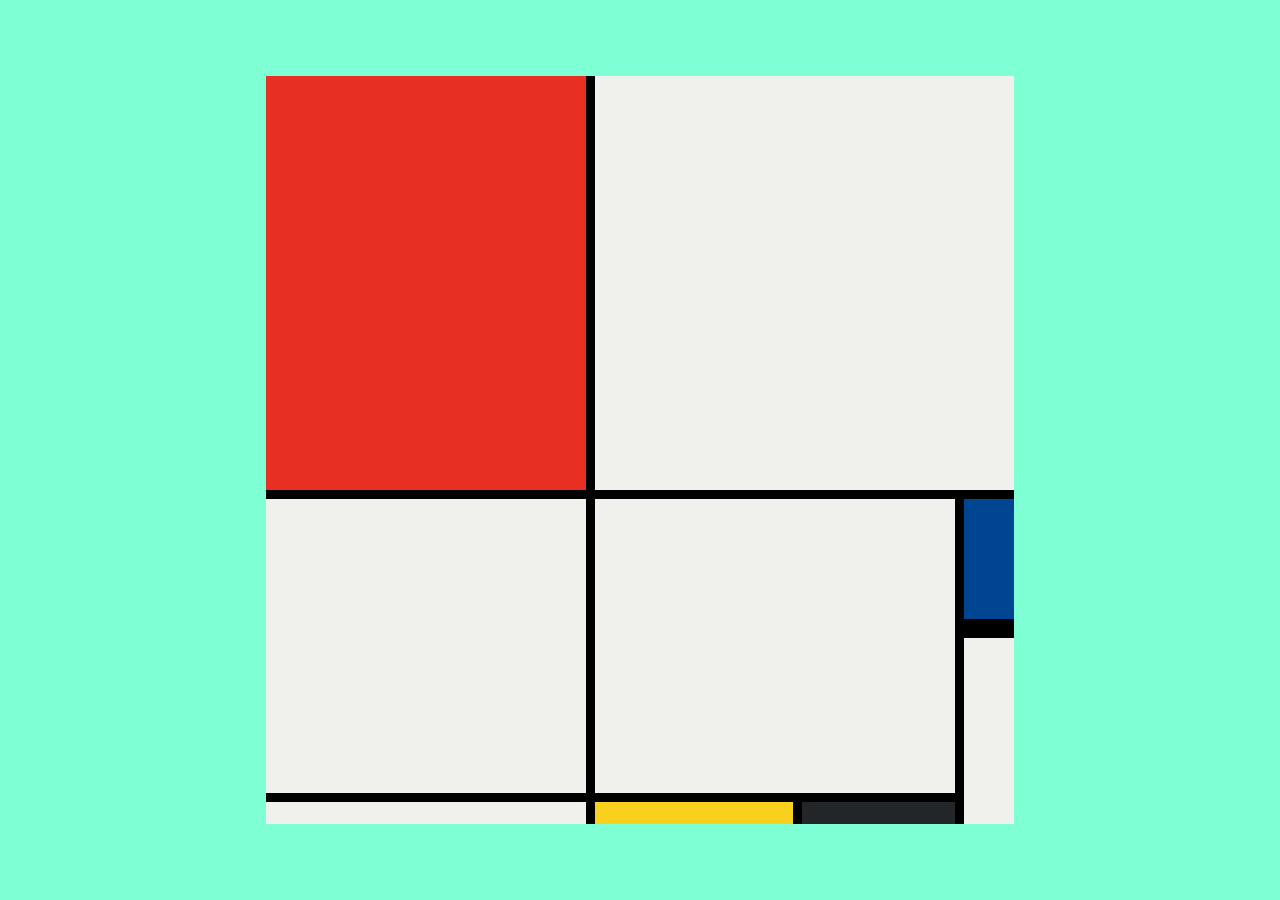
<file: 10.3 Mondrian Project/index.html>
<!DOCTYPE html>
<html lang="en">

<head>
  <meta charset="UTF-8">
  <meta name="viewport" content="width=device-width, initial-scale=1.0">
  <title>Mondrian Project</title>
  <style>
    /* 
    Write your CSS here 
    Gap Colour: #000
    White: #F0F1EC
    Red: #E72F24
    Black: #232629
    Blue: #004592
    Yellow: #F9D01E

    For dimensions, see dimensions.png image.
    HINT: Remember you can't change the properties of grid lines.
    But grid lines are transparent!
    */
    body {
      background-color: aquamarine;
      display: flex;
      justify-content: center;
      align-items: center;
      height: 100vh;
      margin: 0;
      padding: 0;
    }

    .container {
      background-color: #000;
      height: 748px;
      width: 748px;
      display: grid;
      background-color: #000;
      grid-template-columns: 320px 198px 153px 50px;
      grid-template-rows: 414px 130px 155px 22px;
      gap: 9px;
    }

    .item {
      background-color: #F0F1EC;
    }

    .red {
      background-color: #E72F24;
    }

    .white1 {
      background-color: #F0F1EC;
      grid-column: span 3;
    }

    .white2 {
      background-color: #F0F1EC;
      grid-row: span 2;
    }

    .white3 {
      background-color: #F0F1EC;
      grid-area: 2 / 2 / 4 / 4;
    }

    .white4 {
      background-color: #F0F1EC;
      grid-row: span 2;
    }

    .white5 {
      background-color: #F0F1EC;
    }

    .blue {
      background-color: #004592;
      border-bottom: 10px solid #000;
    }

    .yellow {
      background-color: #F9D01E;
    }

    .black {
      background-color: #232629;
    }
  </style>
</head>

<body>
  <!-- Write your HTML here -->
  <div class="container">
    <div class="item red"></div>
    <div class="item white1"></div>
    <div class="item white2"></div>
    <div class="item white3"></div>
    <div class="item blue"></div>
    <div class="item white4"></div>
    <div class="item white5"></div>
    <div class="item yellow"></div>
    <div class="item black"></div>
  </div>
</body>

</html>
</file>
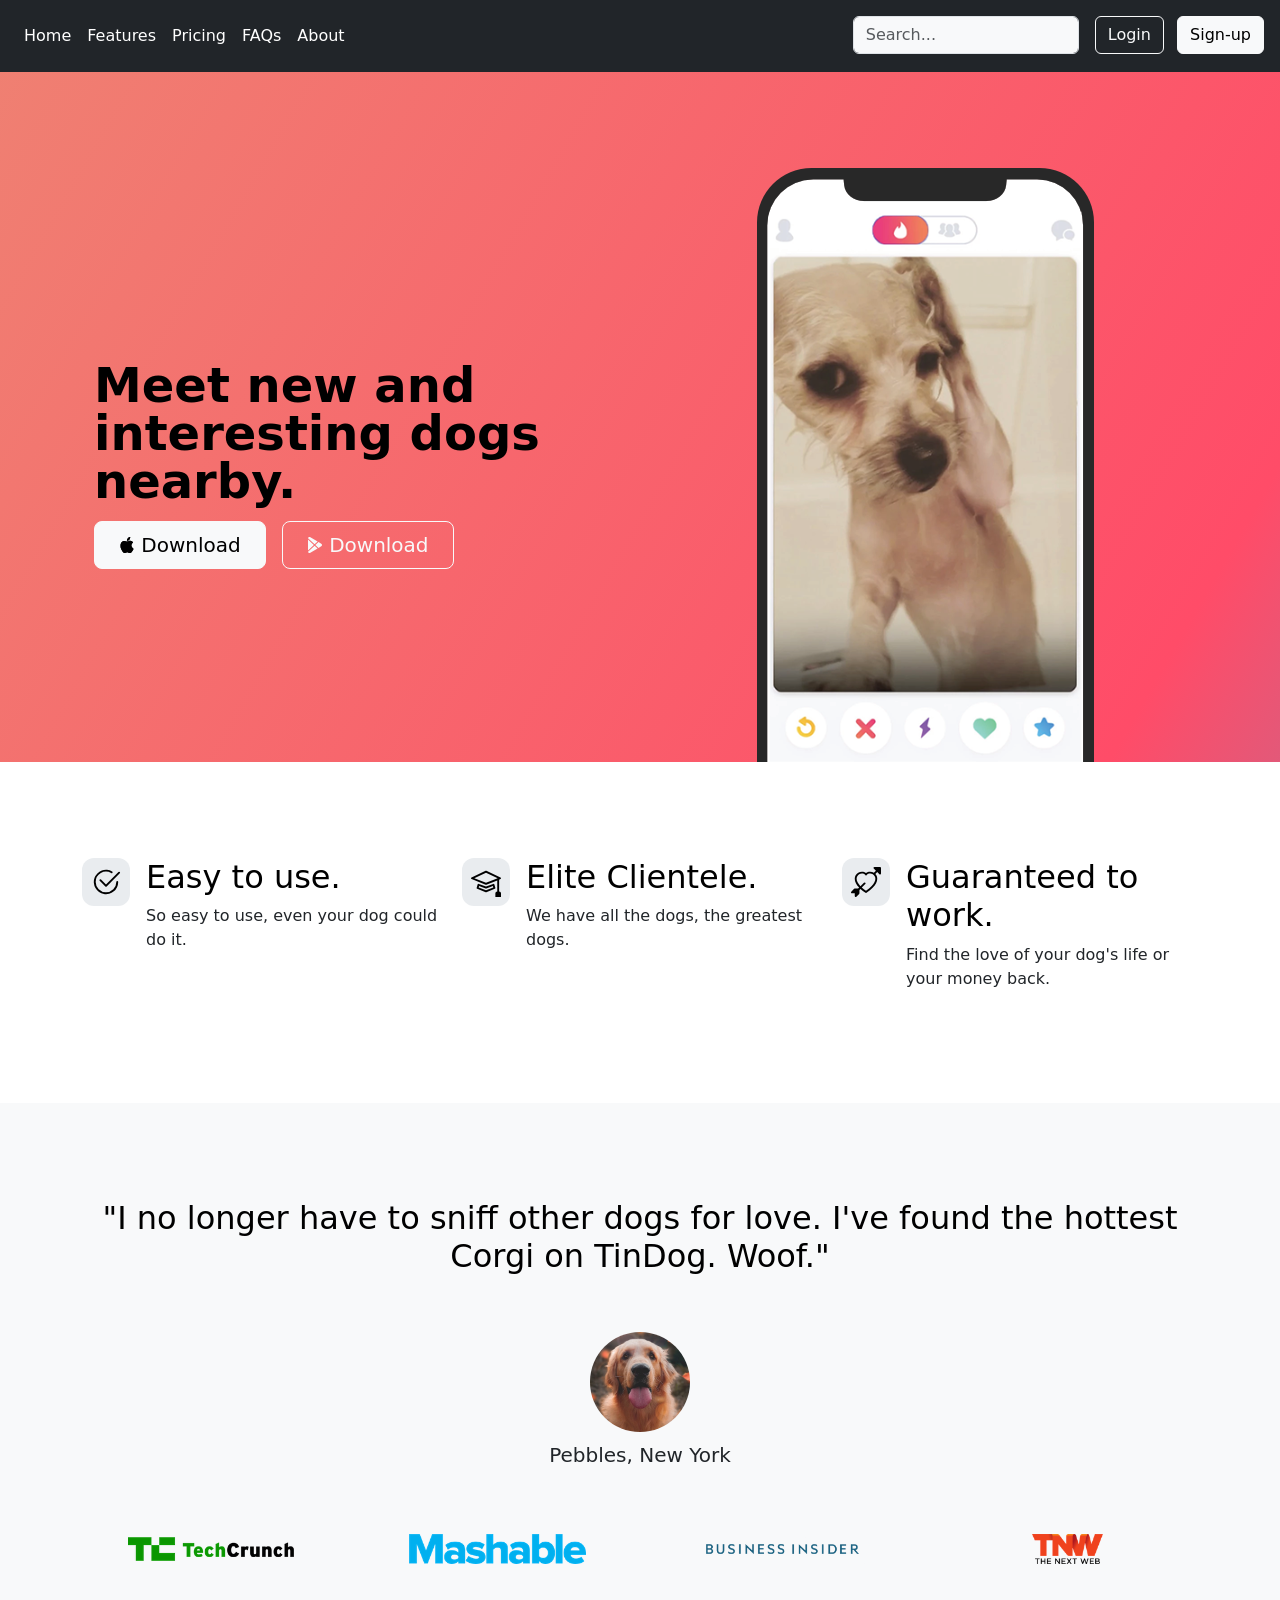
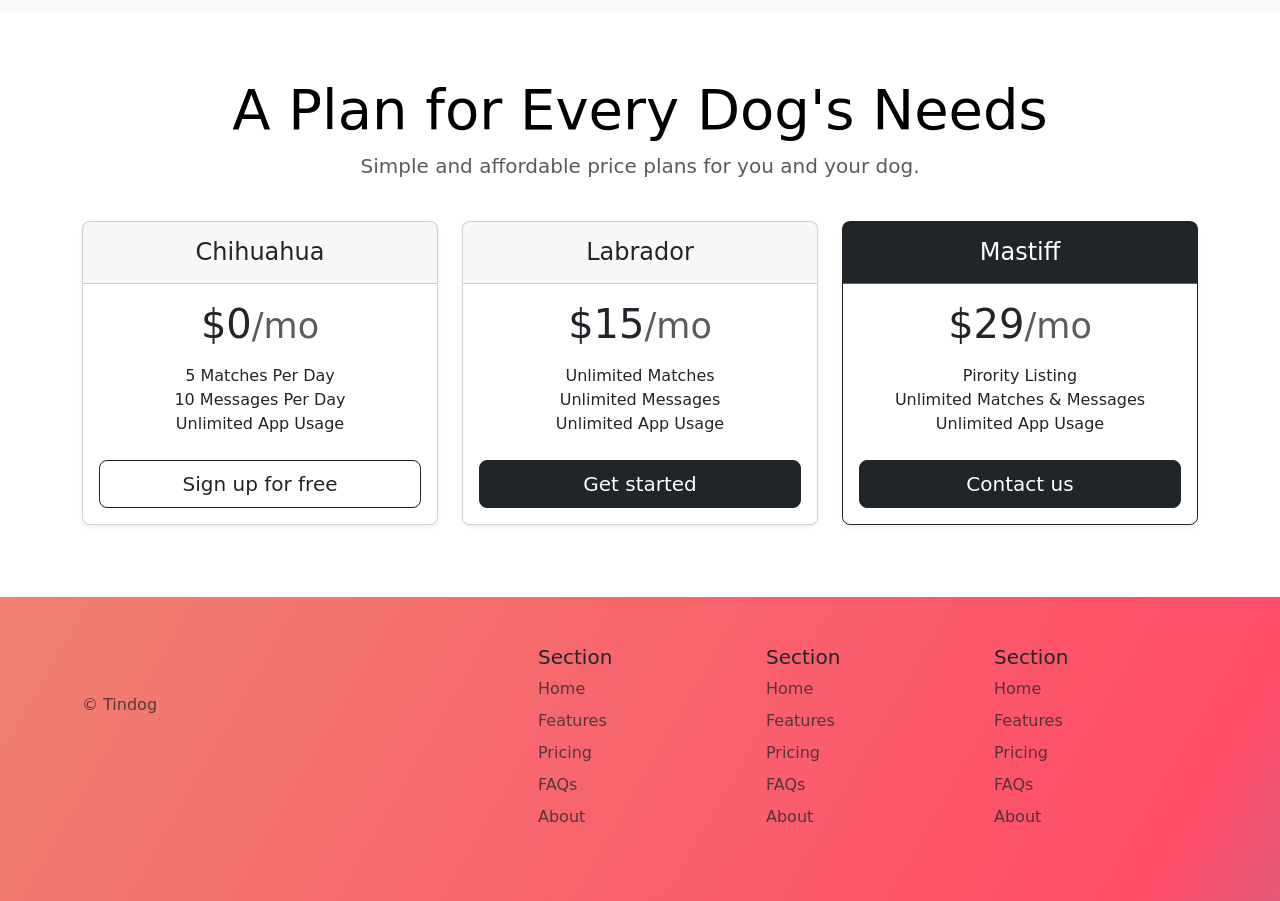
<file: 11.3 TinDog Project/index.html>
<!DOCTYPE html>
<html lang="en">

<head>
  <meta charset="UTF-8">
  <meta name="viewport" content="width=device-width, initial-scale=1.0">
  <title>TinDog</title>
  <link href="https://cdn.jsdelivr.net/npm/bootstrap@5.3.3/dist/css/bootstrap.min.css" rel="stylesheet"
    integrity="sha384-QWTKZyjpPEjISv5WaRU9OFeRpok6YctnYmDr5pNlyT2bRjXh0JMhjY6hW+ALEwIH" crossorigin="anonymous">
  <link rel="stylesheet" href="./css/style.css">
</head>

<body>

  <!-- Title -->
  <section id="title" class="gradient-background">
    <header class="p-3 text-bg-dark">
      <div class="">
        <div class="d-flex flex-wrap align-items-start justify-content-center justify-content-lg-start">
        
          <ul class="nav col-12 col-lg-auto me-lg-auto mb-2 justify-content-center mb-md-0">
            <li><a href="#" class="nav-link px-2 text-white">Home</a></li>
            <li><a href="#" class="nav-link px-2 text-white">Features</a></li>
            <li><a href="#" class="nav-link px-2 text-white">Pricing</a></li>
            <li><a href="#" class="nav-link px-2 text-white">FAQs</a></li>
            <li><a href="#" class="nav-link px-2 text-white">About</a></li>
          </ul>
  
          <form class="col-12 col-lg-auto mb-3 mb-lg-0 me-lg-3" role="search">
            <input type="search" class="form-control form-control-dark text-bg-light" placeholder="Search..." aria-label="Search">
          </form>
  
          <div class="text-end">
            <button type="button" class="btn btn-outline-light me-2">Login</button>
            <button type="button" class="btn btn-light">Sign-up</button>
          </div>
        </div>
      </div>
    </header>
    <div class="container col-xxl-8 px-4 pt-5">
      <div class="row flex-lg-row-reverse align-items-center g-5 pt-5">
        <div class="col-10 col-sm-8 col-lg-6">
          <img src="./images/iphone.png" class="d-block mx-lg-auto img-fluid" alt="Bootstrap Themes" height="200"
            loading="lazy">
        </div>
        <div class="col-lg-6">
          <h1 class="display-5 fw-bold text-body-emphasis lh-1 mb-3">Meet new and interesting dogs nearby.</h1>

          <div class="d-grid gap-2 d-md-flex justify-content-md-start">
            <button type="button" class="btn btn-light btn-lg px-4 me-md-2">
              <svg xmlns="http://www.w3.org/2000/svg" width="16" height="16" fill="currentColor"
                class="bi bi-apple mb-1" viewBox="0 0 16 16">
                <path
                  d="M11.182.008C11.148-.03 9.923.023 8.857 1.18c-1.066 1.156-.902 2.482-.878 2.516.024.034 1.52.087 2.475-1.258.955-1.345.762-2.391.728-2.43Zm3.314 11.733c-.048-.096-2.325-1.234-2.113-3.422.212-2.189 1.675-2.789 1.698-2.854.023-.065-.597-.79-1.254-1.157a3.692 3.692 0 0 0-1.563-.434c-.108-.003-.483-.095-1.254.116-.508.139-1.653.589-1.968.607-.316.018-1.256-.522-2.267-.665-.647-.125-1.333.131-1.824.328-.49.196-1.422.754-2.074 2.237-.652 1.482-.311 3.83-.067 4.56.244.729.625 1.924 1.273 2.796.576.984 1.34 1.667 1.659 1.899.319.232 1.219.386 1.843.067.502-.308 1.408-.485 1.766-.472.357.013 1.061.154 1.782.539.571.197 1.111.115 1.652-.105.541-.221 1.324-1.059 2.238-2.758.347-.79.505-1.217.473-1.282Z" />
                <path
                  d="M11.182.008C11.148-.03 9.923.023 8.857 1.18c-1.066 1.156-.902 2.482-.878 2.516.024.034 1.52.087 2.475-1.258.955-1.345.762-2.391.728-2.43Zm3.314 11.733c-.048-.096-2.325-1.234-2.113-3.422.212-2.189 1.675-2.789 1.698-2.854.023-.065-.597-.79-1.254-1.157a3.692 3.692 0 0 0-1.563-.434c-.108-.003-.483-.095-1.254.116-.508.139-1.653.589-1.968.607-.316.018-1.256-.522-2.267-.665-.647-.125-1.333.131-1.824.328-.49.196-1.422.754-2.074 2.237-.652 1.482-.311 3.83-.067 4.56.244.729.625 1.924 1.273 2.796.576.984 1.34 1.667 1.659 1.899.319.232 1.219.386 1.843.067.502-.308 1.408-.485 1.766-.472.357.013 1.061.154 1.782.539.571.197 1.111.115 1.652-.105.541-.221 1.324-1.059 2.238-2.758.347-.79.505-1.217.473-1.282Z" />
              </svg>
              Download</button>
            <button type="button" class="btn btn-outline-light btn-lg px-4">
              <svg xmlns="http://www.w3.org/2000/svg" width="16" height="16" fill="currentColor"
                class="bi bi-google-play mb-1" viewBox="0 0 16 16">
                <path
                  d="M14.222 9.374c1.037-.61 1.037-2.137 0-2.748L11.528 5.04 8.32 8l3.207 2.96 2.694-1.586Zm-3.595 2.116L7.583 8.68 1.03 14.73c.201 1.029 1.36 1.61 2.303 1.055l7.294-4.295ZM1 13.396V2.603L6.846 8 1 13.396ZM1.03 1.27l6.553 6.05 3.044-2.81L3.333.215C2.39-.341 1.231.24 1.03 1.27Z" />
              </svg>
              Download</button>
          </div>
        </div>
      </div>
    </div>
  </section>
  <!-- Features -->
  <section id="features">
    <div class="container mt-5">
      <div class="row g-4 py-5 row-cols-1 row-cols-lg-3">
        <div class="col d-flex align-items-start">
          <div
            class="icon-square text-body-emphasis bg-body-secondary d-inline-flex align-items-center justify-content-center fs-4 flex-shrink-0 me-3">
            <!-- Start Check Mark -->
            <svg xmlns="http://www.w3.org/2000/svg" height="30" fill="currentColor" class="bi bi-check2-circle"
              viewBox="0 0 16 16">
              <path
                d="M2.5 8a5.5 5.5 0 0 1 8.25-4.764.5.5 0 0 0 .5-.866A6.5 6.5 0 1 0 14.5 8a.5.5 0 0 0-1 0 5.5 5.5 0 1 1-11 0z" />
              <path
                d="M15.354 3.354a.5.5 0 0 0-.708-.708L8 9.293 5.354 6.646a.5.5 0 1 0-.708.708l3 3a.5.5 0 0 0 .708 0l7-7z" />
            </svg>
            <!-- End Check Mark -->
          </div>
          <div>
            <h3 class="fs-2 text-body-emphasis">Easy to use.
            </h3>
            <p>So easy to use, even your dog could do it.
            </p>

          </div>
        </div>
        <div class="col d-flex align-items-start">
          <div
            class="icon-square text-body-emphasis bg-body-secondary d-inline-flex align-items-center justify-content-center fs-4 flex-shrink-0 me-3">
            <!-- Start Hat -->
            <svg xmlns="http://www.w3.org/2000/svg" height="30" fill="currentColor" class="bi bi-mortarboard"
              viewBox="0 0 16 16">
              <path
                d="M8.211 2.047a.5.5 0 0 0-.422 0l-7.5 3.5a.5.5 0 0 0 .025.917l7.5 3a.5.5 0 0 0 .372 0L14 7.14V13a1 1 0 0 0-1 1v2h3v-2a1 1 0 0 0-1-1V6.739l.686-.275a.5.5 0 0 0 .025-.917l-7.5-3.5ZM8 8.46 1.758 5.965 8 3.052l6.242 2.913L8 8.46Z" />
              <path
                d="M4.176 9.032a.5.5 0 0 0-.656.327l-.5 1.7a.5.5 0 0 0 .294.605l4.5 1.8a.5.5 0 0 0 .372 0l4.5-1.8a.5.5 0 0 0 .294-.605l-.5-1.7a.5.5 0 0 0-.656-.327L8 10.466 4.176 9.032Zm-.068 1.873.22-.748 3.496 1.311a.5.5 0 0 0 .352 0l3.496-1.311.22.748L8 12.46l-3.892-1.556Z" />
            </svg>

            <!-- End Hat -->
          </div>
          <div>
            <h3 class="fs-2 text-body-emphasis">Elite Clientele.</h3>
            <p>We have all the dogs, the greatest dogs.</p>

          </div>
        </div>
        <div class="col d-flex align-items-start">
          <div
            class="icon-square text-body-emphasis bg-body-secondary d-inline-flex align-items-center justify-content-center fs-4 flex-shrink-0 me-3">
            <!-- Start Heart -->
            <svg xmlns="http://www.w3.org/2000/svg" height="30" fill="currentColor" class="bi bi-arrow-through-heart"
              viewBox="0 0 16 16">
              <path fill-rule="evenodd"
                d="M2.854 15.854A.5.5 0 0 1 2 15.5V14H.5a.5.5 0 0 1-.354-.854l1.5-1.5A.5.5 0 0 1 2 11.5h1.793l.53-.53c-.771-.802-1.328-1.58-1.704-2.32-.798-1.575-.775-2.996-.213-4.092C3.426 2.565 6.18 1.809 8 3.233c1.25-.98 2.944-.928 4.212-.152L13.292 2 12.147.854A.5.5 0 0 1 12.5 0h3a.5.5 0 0 1 .5.5v3a.5.5 0 0 1-.854.354L14 2.707l-1.006 1.006c.236.248.44.531.6.845.562 1.096.585 2.517-.213 4.092-.793 1.563-2.395 3.288-5.105 5.08L8 13.912l-.276-.182a21.86 21.86 0 0 1-2.685-2.062l-.539.54V14a.5.5 0 0 1-.146.354l-1.5 1.5Zm2.893-4.894A20.419 20.419 0 0 0 8 12.71c2.456-1.666 3.827-3.207 4.489-4.512.679-1.34.607-2.42.215-3.185-.817-1.595-3.087-2.054-4.346-.761L8 4.62l-.358-.368c-1.259-1.293-3.53-.834-4.346.761-.392.766-.464 1.845.215 3.185.323.636.815 1.33 1.519 2.065l1.866-1.867a.5.5 0 1 1 .708.708L5.747 10.96Z" />
            </svg>
            <!-- End Heart -->
          </div>
          <div>
            <h3 class="fs-2 text-body-emphasis">Guaranteed to work.</h3>
            <p>Find the love of your dog's life or your money back.</p>
            
          </div>
        </div>
      </div>
    </div>
  </section>
  <!-- Testimonial -->
  <section id="testimonial">
    <div class="my-5">
      <div class="p-5 text-center bg-body-tertiary">
        <div class="container py-5">
          <h2 class="text-body-emphasis">"I no longer have to sniff other dogs for love. I've found the hottest Corgi on TinDog. Woof."</h2>
          <img class="profile-img mt-5" src="./images/dog-img.jpg" alt="profile image of a dog">
          <p class="col-lg-8 mx-auto lead mt-2">
            Pebbles, New York </p>
        </div>
        <div class="container">
          <div class="row">
            <div class="col-lg-3 col-sm-12">
              <img src="./images/techcrunch.png" alt="techcrunch" height="30">
            </div>
            <div class="col-lg-3 col-sm-12">
              <img src="./images/mashable.png" alt="mashable" height="30">
            </div>
            <div class="col-lg-3 col-sm-12">
              <img src="./images/bizinsider.png" alt="bizinsider" height="30">
            </div>
            <div class="col-lg-3 col-sm-12">
              <img src="./images/tnw.png" alt="tnw" height="30">
            </div>
          </div>
        </div>
      </div>
    </div>
  </section>
  <!-- Pricing -->
  <section id="pricing">
    <div class="container">
      <div class="pricing-header p-3 pb-md-4 mx-auto text-center">
        <h1 class="display-4 fw-normal text-body-emphasis">
          A Plan for Every Dog's Needs
        </h1>
        <p class="fs-5 text-body-secondary">
          Simple and affordable price plans for you and your dog.
        </div>
      <div class="row row-cols-1 row-cols-md-3 mb-3 text-center">
        <div class="col">
          <div class="card mb-4 rounded-3 shadow-sm">
            <div class="card-header py-3">
              <h4 class="my-0 fw-normal">Chihuahua</h4>
            </div>
            <div class="card-body">
              <h1 class="card-title pricing-card-title">$0<small class="text-body-secondary fw-light">/mo</small></h1>
              <ul class="list-unstyled mt-3 mb-4">
                <li>5 Matches Per Day</li>
                <li>10 Messages Per Day</li>
                <li>Unlimited App Usage</li>
                
              </ul>
              <button type="button" class="w-100 btn btn-lg btn-outline-dark">Sign up for free</button>
            </div>
          </div>
        </div>
        <div class="col">
          <div class="card mb-4 rounded-3 shadow-sm">
            <div class="card-header py-3">
              <h4 class="my-0 fw-normal">Labrador</h4>
            </div>
            <div class="card-body">
              <h1 class="card-title pricing-card-title">$15<small class="text-body-secondary fw-light">/mo</small></h1>
              <ul class="list-unstyled mt-3 mb-4">
                <li>Unlimited Matches</li>
                <li>Unlimited Messages</li>
                <li>Unlimited App Usage</li>
                
              </ul>
              <button type="button" class="w-100 btn btn-lg btn-dark">Get started</button>
            </div>
          </div>
        </div>
        <div class="col">
          <div class="card mb-4 rounded-3 shadow-sm border-dark">
            <div class="card-header py-3 text-bg-dark border-primary">
              <h4 class="my-0 fw-normal">Mastiff</h4>
            </div>
            <div class="card-body">
              <h1 class="card-title pricing-card-title">$29<small class="text-body-secondary fw-light">/mo</small></h1>
              <ul class="list-unstyled mt-3 mb-4">
                <li>Pirority Listing</li>
                <li>Unlimited Matches & Messages</li>
                <li>Unlimited App Usage</li>
                
              </ul>
              <button type="button" class="w-100 btn btn-lg btn-dark">Contact us</button>
            </div>
          </div>
        </div>
      </div>
    </div>
  </section>
  <!-- Footer -->
  <section id="footer" class="gradient-background ">
    <div class="container">
      <footer class="row row-cols-1 row-cols-sm-2 row-cols-md-5 py-5 mt-5 ">
        <div class="col mb-3">
          <a href="/" class="d-flex align-items-center mb-3 link-body-emphasis text-decoration-none">
            <svg class="bi me-2" width="40" height="32"><use xlink:href="#bootstrap"></use></svg>
          </a>
          <p class="text-body-secondary">© Tindog</p>
        </div>
    
        <div class="col mb-3">
    
        </div>
    
        <div class="col mb-3">
          <h5>Section</h5>
          <ul class="nav flex-column">
            <li class="nav-item mb-2"><a href="#" class="nav-link p-0 text-body-secondary">Home</a></li>
            <li class="nav-item mb-2"><a href="#" class="nav-link p-0 text-body-secondary">Features</a></li>
            <li class="nav-item mb-2"><a href="#" class="nav-link p-0 text-body-secondary">Pricing</a></li>
            <li class="nav-item mb-2"><a href="#" class="nav-link p-0 text-body-secondary">FAQs</a></li>
            <li class="nav-item mb-2"><a href="#" class="nav-link p-0 text-body-secondary">About</a></li>
          </ul>
        </div>
    
        <div class="col mb-3">
          <h5>Section</h5>
          <ul class="nav flex-column">
            <li class="nav-item mb-2"><a href="#" class="nav-link p-0 text-body-secondary">Home</a></li>
            <li class="nav-item mb-2"><a href="#" class="nav-link p-0 text-body-secondary">Features</a></li>
            <li class="nav-item mb-2"><a href="#" class="nav-link p-0 text-body-secondary">Pricing</a></li>
            <li class="nav-item mb-2"><a href="#" class="nav-link p-0 text-body-secondary">FAQs</a></li>
            <li class="nav-item mb-2"><a href="#" class="nav-link p-0 text-body-secondary">About</a></li>
          </ul>
        </div>
    
        <div class="col mb-3">
          <h5>Section</h5>
          <ul class="nav flex-column">
            <li class="nav-item mb-2"><a href="#" class="nav-link p-0 text-body-secondary">Home</a></li>
            <li class="nav-item mb-2"><a href="#" class="nav-link p-0 text-body-secondary">Features</a></li>
            <li class="nav-item mb-2"><a href="#" class="nav-link p-0 text-body-secondary">Pricing</a></li>
            <li class="nav-item mb-2"><a href="#" class="nav-link p-0 text-body-secondary">FAQs</a></li>
            <li class="nav-item mb-2"><a href="#" class="nav-link p-0 text-body-secondary">About</a></li>
          </ul>
        </div>
      </footer>
    </div>
  </section>

  <script src="https://cdn.jsdelivr.net/npm/bootstrap@5.3.3/dist/js/bootstrap.bundle.min.js"
    integrity="sha384-YvpcrYf0tY3lHB60NNkmXc5s9fDVZLESaAA55NDzOxhy9GkcIdslK1eN7N6jIeHz"
    crossorigin="anonymous"></script>
</body>

</html>
</file>
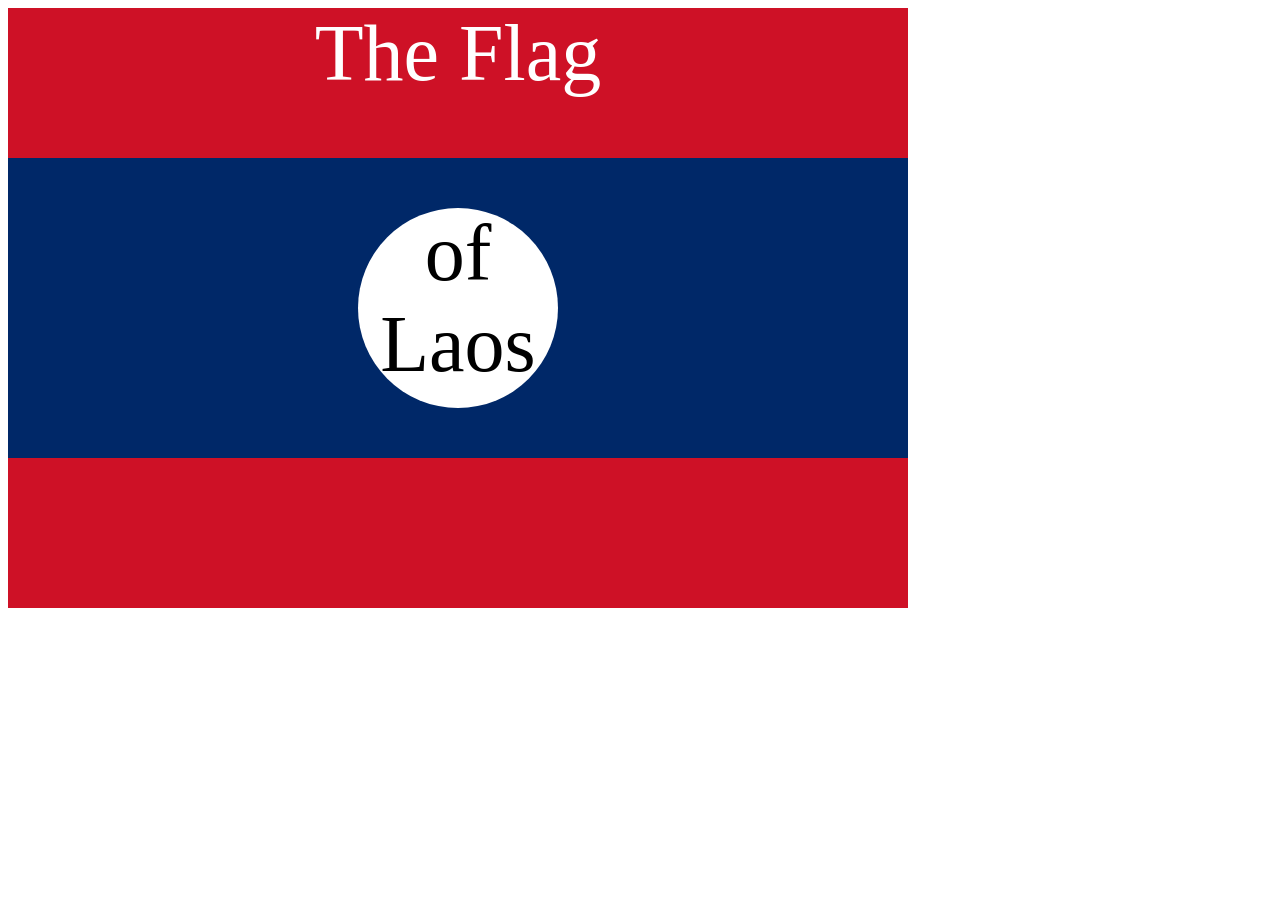
<file: 7.3 CSS Flag Project/index.html>
<!DOCTYPE html>
<html lang="en">

<head>
  <meta charset="UTF-8">
  <title>CSS Flag Project</title>
  <style>
    /* Write your CSS Code here */
    /* red rectangle */
    .flag {
      width: 900px;
      height: 600px;
      background-color: #ce1126;
      position: relative;
    }
     /* blue rectangle */
    .flag > div {
      background-color: #002868;
      height: 300px;
      width: 100%;
      position: absolute;
      top: 150px;
    }
    /* white circle */
    .flag > div > div {
      background-color: white;
      width: 200px;
      height: 200px;
      border-radius: 50%;
      position: relative;
      left: 350px;
      top: 50px;
    }

    p {
      padding: 0;
      margin: 0;
      text-align: center;
      font-size: 5rem;
    }

    .flag > p {
      color: white;
    }

  </style>
</head>

<!-- 
  IMPORTANT! Do not change any HTML
Don't add any classes/ids/elements 
Use what you know about combining selectors 
and CSS specificity instead.
Hint 1: The flag is 900px by 600px and the circle is 200px by 200px.
Hint 2: You can use CSS inspection to get the colors from
https://appbrewery.github.io/flag-of-laos/
-->

<body>
  <div class="flag">
    <p>The Flag</p>
    <div>
      <div>
        <p>of Laos</p>
      </div>
    </div>
  </div>
</body>

</html>
</file>
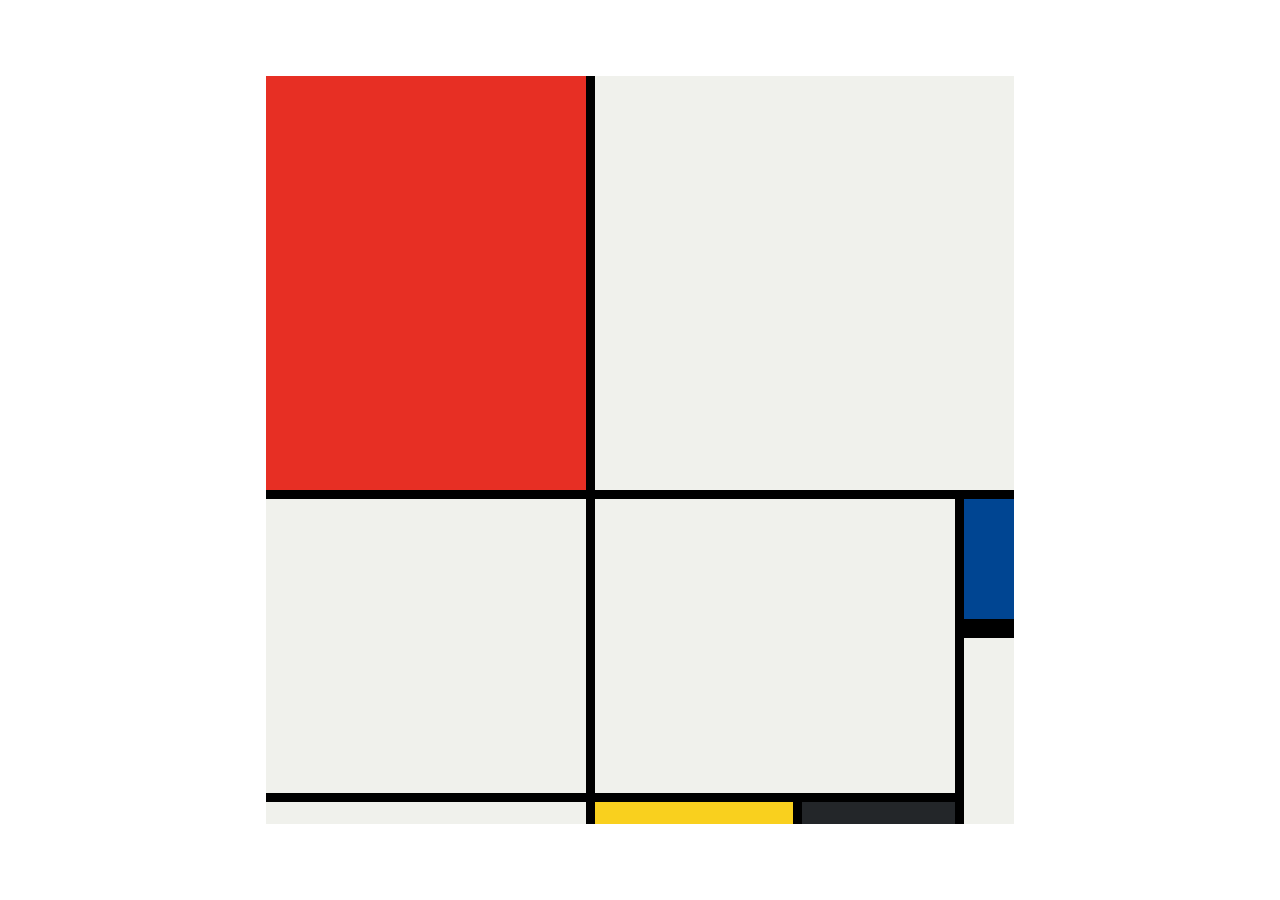
<file: 10.3 Mondrian Project/solution.html>
<!DOCTYPE html>
<html lang="en">

<head>
  <meta charset="UTF-8">
  <meta name="viewport" content="width=device-width, initial-scale=1.0">
  <title>Mondrian Project</title>
  <style>
    /* 
    Write your CSS here 
    Line Colour: #000
    White: #F0F1EC
    Red: #E72F24
    Black: #232629
    Blue: #004592
    Yellow: #F9D01E
    */
    body {
      display: flex;
      justify-content: center;
      align-items: center;
      height: 100vh;
      margin: 0;
      padding: 0;
    }

    .container {
      height: 748px;
      width: 748px;
      display: grid;
      background-color: #000;
      grid-template-columns: 320px 198px 153px 50px;
      grid-template-rows: 414px 130px 155px 22px;
      gap: 9px;
    }

    .item {
      background-color: #F0F1EC;
    }

    .red {
      background-color: #E72F24;
    }

    .white1 {
      grid-column: span 3;
    }

    .white2 {
      grid-row: span 2;
    }

    .white3 {
      grid-area: 2 / 2 / 4 /4
    }

    .blue {
      background-color: #004592;
      border-bottom: 10px solid #000;
    }

    .white4 {
      grid-row: span 2;
    }

    .yellow {
      background-color: #F9D01E;
    }

    .black {
      background-color: #232629;
    }
  </style>
</head>

<body>
  <!-- Write your HTML here -->

  <div class="container">
    <div class="item red"></div>
    <div class="item white1"></div>
    <div class="item white2"></div>
    <div class="item white3"></div>

    <div class="item blue"></div>
    <div class="item white4"></div>

    <div class="item"></div>
    <div class="item yellow"></div>
    <div class="item black"></div>
  </div>
</body>

</html>
</file>
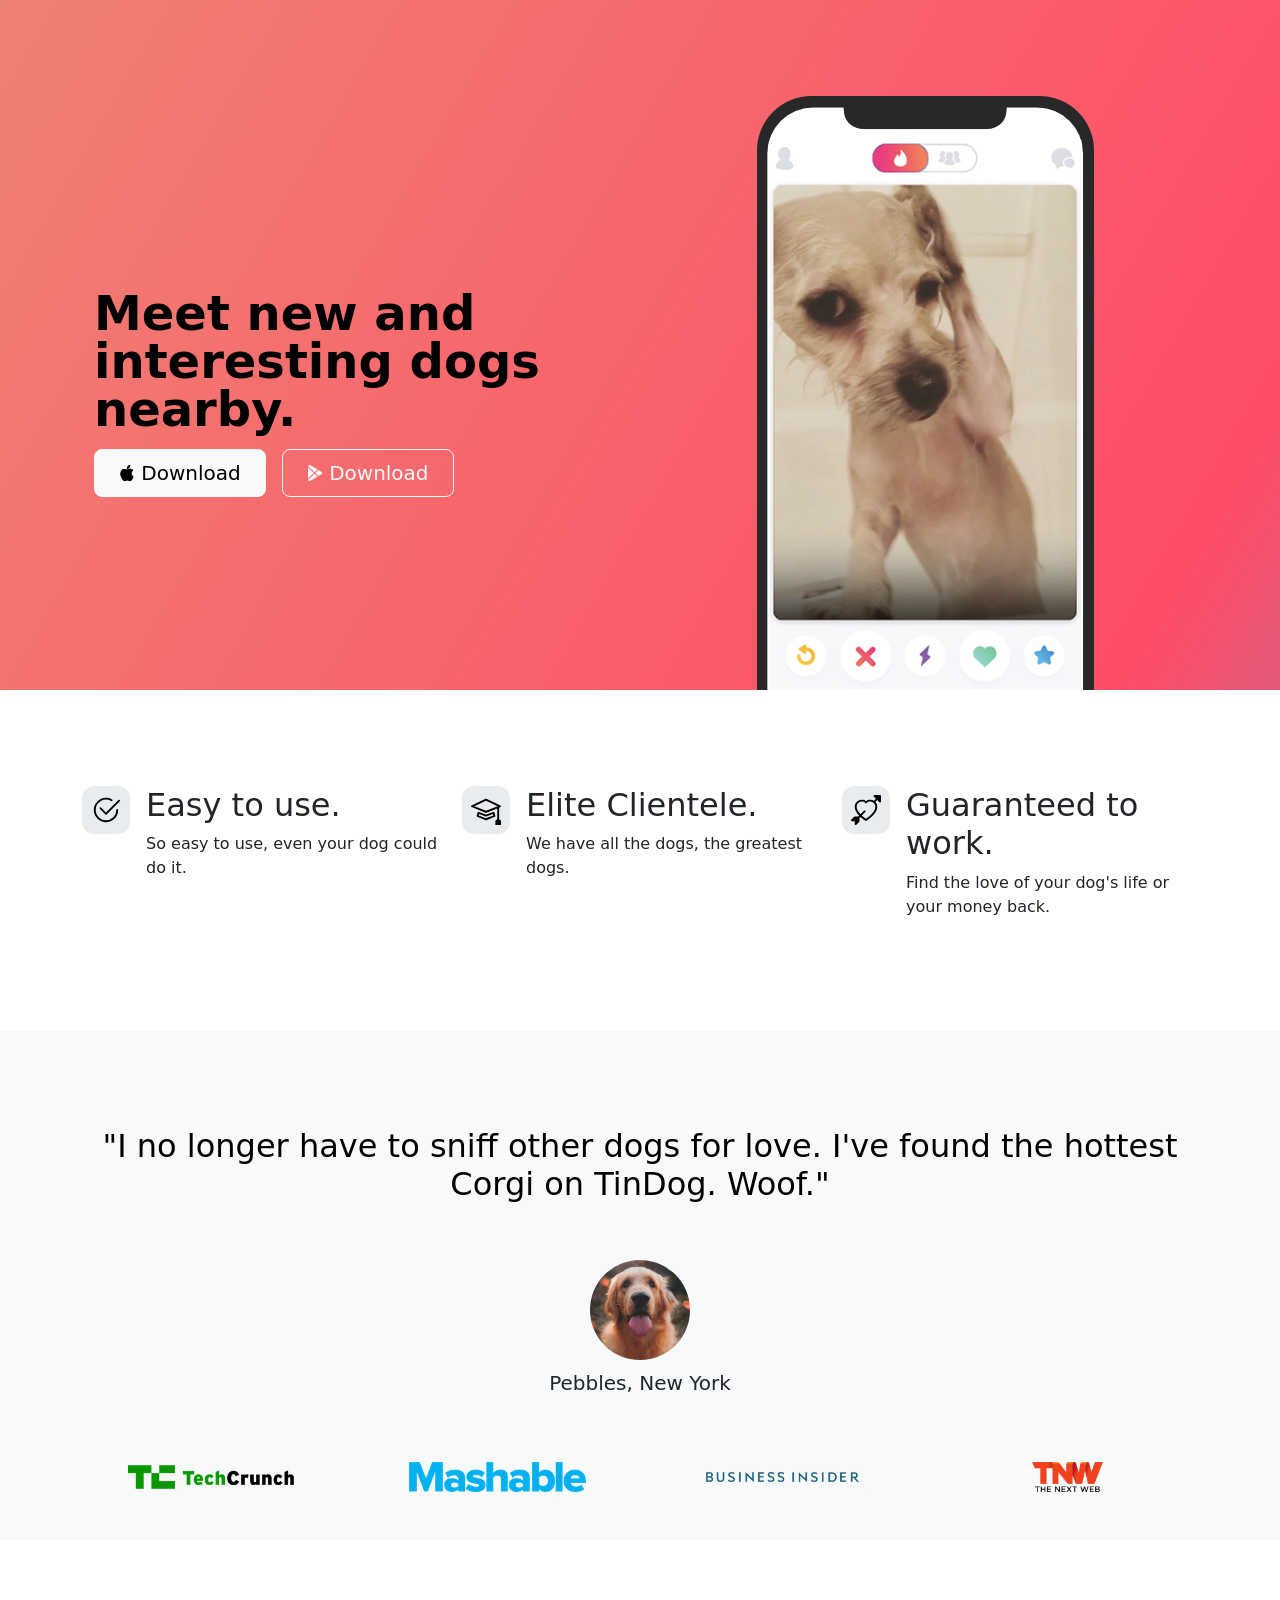
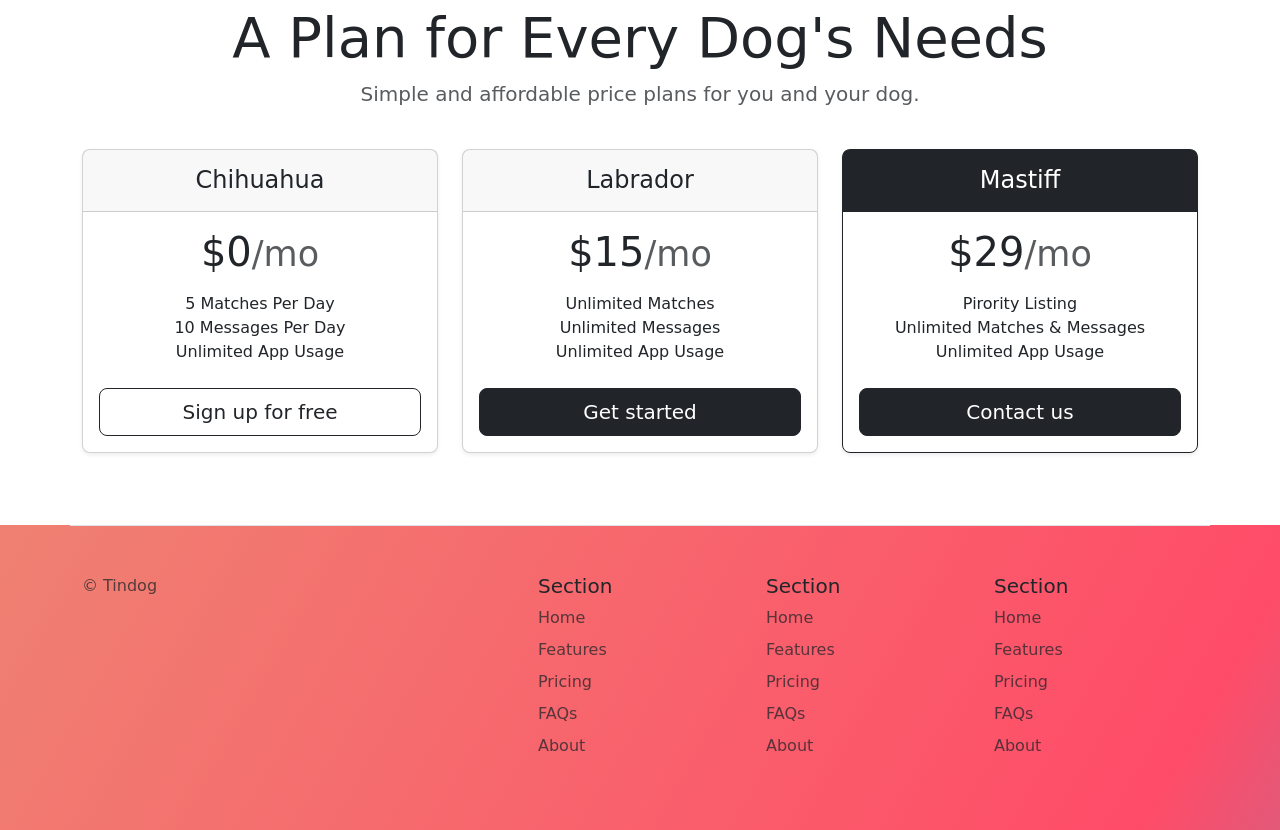
<file: 11.3 TinDog Project/solution.html>
<!DOCTYPE html>
<html lang="en">

<head>
  <meta charset="UTF-8">
  <meta name="viewport" content="width=device-width, initial-scale=1.0">
  <title>TinDog</title>
  <link href="https://cdn.jsdelivr.net/npm/bootstrap@5.3.0-alpha3/dist/css/bootstrap.min.css" rel="stylesheet"
    integrity="sha384-KK94CHFLLe+nY2dmCWGMq91rCGa5gtU4mk92HdvYe+M/SXH301p5ILy+dN9+nJOZ" crossorigin="anonymous">
  <link rel="stylesheet" href="./css/solution.css">
</head>

<body>


  <!-- Title -->
  <section id="title" class="gradient-background">

    <div class="container col-xxl-8 px-4 pt-5">
      <div class="row flex-lg-row-reverse align-items-center g-5 pt-5">
        <div class="col-10 col-sm-8 col-lg-6">
          <img src="./images/iphone.png" class="d-block mx-lg-auto img-fluid" alt="Bootstrap Themes" height="200"
            loading="lazy">
        </div>
        <div class="col-lg-6">
          <h1 class="display-5 fw-bold text-body-emphasis lh-1 mb-3">Meet new and interesting dogs nearby.</h1>

          <div class="d-grid gap-2 d-md-flex justify-content-md-start">
            <button type="button" class="btn btn-light btn-lg px-4 me-md-2"><svg xmlns="http://www.w3.org/2000/svg"
                width="16" height="16" fill="currentColor" class="bi bi-apple mb-1" viewBox="0 0 16 16">
                <path
                  d="M11.182.008C11.148-.03 9.923.023 8.857 1.18c-1.066 1.156-.902 2.482-.878 2.516.024.034 1.52.087 2.475-1.258.955-1.345.762-2.391.728-2.43Zm3.314 11.733c-.048-.096-2.325-1.234-2.113-3.422.212-2.189 1.675-2.789 1.698-2.854.023-.065-.597-.79-1.254-1.157a3.692 3.692 0 0 0-1.563-.434c-.108-.003-.483-.095-1.254.116-.508.139-1.653.589-1.968.607-.316.018-1.256-.522-2.267-.665-.647-.125-1.333.131-1.824.328-.49.196-1.422.754-2.074 2.237-.652 1.482-.311 3.83-.067 4.56.244.729.625 1.924 1.273 2.796.576.984 1.34 1.667 1.659 1.899.319.232 1.219.386 1.843.067.502-.308 1.408-.485 1.766-.472.357.013 1.061.154 1.782.539.571.197 1.111.115 1.652-.105.541-.221 1.324-1.059 2.238-2.758.347-.79.505-1.217.473-1.282Z" />
                <path
                  d="M11.182.008C11.148-.03 9.923.023 8.857 1.18c-1.066 1.156-.902 2.482-.878 2.516.024.034 1.52.087 2.475-1.258.955-1.345.762-2.391.728-2.43Zm3.314 11.733c-.048-.096-2.325-1.234-2.113-3.422.212-2.189 1.675-2.789 1.698-2.854.023-.065-.597-.79-1.254-1.157a3.692 3.692 0 0 0-1.563-.434c-.108-.003-.483-.095-1.254.116-.508.139-1.653.589-1.968.607-.316.018-1.256-.522-2.267-.665-.647-.125-1.333.131-1.824.328-.49.196-1.422.754-2.074 2.237-.652 1.482-.311 3.83-.067 4.56.244.729.625 1.924 1.273 2.796.576.984 1.34 1.667 1.659 1.899.319.232 1.219.386 1.843.067.502-.308 1.408-.485 1.766-.472.357.013 1.061.154 1.782.539.571.197 1.111.115 1.652-.105.541-.221 1.324-1.059 2.238-2.758.347-.79.505-1.217.473-1.282Z" />
              </svg> Download</button>
            <button type="button" class="btn btn-outline-light btn-lg px-4"><svg xmlns="http://www.w3.org/2000/svg"
                width="16" height="16" fill="currentColor" class="bi bi-google-play mb-1" viewBox="0 0 16 16">
                <path
                  d="M14.222 9.374c1.037-.61 1.037-2.137 0-2.748L11.528 5.04 8.32 8l3.207 2.96 2.694-1.586Zm-3.595 2.116L7.583 8.68 1.03 14.73c.201 1.029 1.36 1.61 2.303 1.055l7.294-4.295ZM1 13.396V2.603L6.846 8 1 13.396ZM1.03 1.27l6.553 6.05 3.044-2.81L3.333.215C2.39-.341 1.231.24 1.03 1.27Z" />
              </svg> Download</button>
          </div>
        </div>
      </div>
    </div>
  </section>
  <!-- Features -->
  <section id="features">
    <div class="container mt-5">
      <div class="row g-4 py-5 row-cols-1 row-cols-lg-3">
        <div class="col d-flex align-items-start">
          <div
            class="icon-square text-body-emphasis bg-body-secondary d-inline-flex align-items-center justify-content-center fs-4 flex-shrink-0 me-3">
            <svg xmlns="http://www.w3.org/2000/svg" height="30" fill="currentColor" class="bi bi-check2-circle"
              viewBox="0 0 16 16">
              <path
                d="M2.5 8a5.5 5.5 0 0 1 8.25-4.764.5.5 0 0 0 .5-.866A6.5 6.5 0 1 0 14.5 8a.5.5 0 0 0-1 0 5.5 5.5 0 1 1-11 0z" />
              <path
                d="M15.354 3.354a.5.5 0 0 0-.708-.708L8 9.293 5.354 6.646a.5.5 0 1 0-.708.708l3 3a.5.5 0 0 0 .708 0l7-7z" />
            </svg>
          </div>
          <div>
            <h3 class="fs-2">Easy to use.</h3>
            <p>So easy to use, even your dog could do it.</p>

          </div>
        </div>
        <div class="col d-flex align-items-start">
          <div
            class="icon-square text-body-emphasis bg-body-secondary d-inline-flex align-items-center justify-content-center fs-4 flex-shrink-0 me-3">
            <svg xmlns="http://www.w3.org/2000/svg" height="30" fill="currentColor" class="bi bi-mortarboard"
              viewBox="0 0 16 16">
              <path
                d="M8.211 2.047a.5.5 0 0 0-.422 0l-7.5 3.5a.5.5 0 0 0 .025.917l7.5 3a.5.5 0 0 0 .372 0L14 7.14V13a1 1 0 0 0-1 1v2h3v-2a1 1 0 0 0-1-1V6.739l.686-.275a.5.5 0 0 0 .025-.917l-7.5-3.5ZM8 8.46 1.758 5.965 8 3.052l6.242 2.913L8 8.46Z" />
              <path
                d="M4.176 9.032a.5.5 0 0 0-.656.327l-.5 1.7a.5.5 0 0 0 .294.605l4.5 1.8a.5.5 0 0 0 .372 0l4.5-1.8a.5.5 0 0 0 .294-.605l-.5-1.7a.5.5 0 0 0-.656-.327L8 10.466 4.176 9.032Zm-.068 1.873.22-.748 3.496 1.311a.5.5 0 0 0 .352 0l3.496-1.311.22.748L8 12.46l-3.892-1.556Z" />
            </svg>
          </div>
          <div>
            <h3 class="fs-2">Elite Clientele.</h3>
            <p>We have all the dogs, the greatest dogs.</p>

          </div>
        </div>
        <div class="col d-flex align-items-start">
          <div
            class="icon-square text-body-emphasis bg-body-secondary d-inline-flex align-items-center justify-content-center fs-4 flex-shrink-0 me-3">
            <svg xmlns="http://www.w3.org/2000/svg" height="30" fill="currentColor" class="bi bi-arrow-through-heart"
              viewBox="0 0 16 16">
              <path fill-rule="evenodd"
                d="M2.854 15.854A.5.5 0 0 1 2 15.5V14H.5a.5.5 0 0 1-.354-.854l1.5-1.5A.5.5 0 0 1 2 11.5h1.793l.53-.53c-.771-.802-1.328-1.58-1.704-2.32-.798-1.575-.775-2.996-.213-4.092C3.426 2.565 6.18 1.809 8 3.233c1.25-.98 2.944-.928 4.212-.152L13.292 2 12.147.854A.5.5 0 0 1 12.5 0h3a.5.5 0 0 1 .5.5v3a.5.5 0 0 1-.854.354L14 2.707l-1.006 1.006c.236.248.44.531.6.845.562 1.096.585 2.517-.213 4.092-.793 1.563-2.395 3.288-5.105 5.08L8 13.912l-.276-.182a21.86 21.86 0 0 1-2.685-2.062l-.539.54V14a.5.5 0 0 1-.146.354l-1.5 1.5Zm2.893-4.894A20.419 20.419 0 0 0 8 12.71c2.456-1.666 3.827-3.207 4.489-4.512.679-1.34.607-2.42.215-3.185-.817-1.595-3.087-2.054-4.346-.761L8 4.62l-.358-.368c-1.259-1.293-3.53-.834-4.346.761-.392.766-.464 1.845.215 3.185.323.636.815 1.33 1.519 2.065l1.866-1.867a.5.5 0 1 1 .708.708L5.747 10.96Z" />
            </svg>
          </div>
          <div>
            <h3 class="fs-2">Guaranteed to work.</h3>
            <p>Find the love of your dog's life or your money back.</p>

          </div>
        </div>
      </div>
    </div>
  </section>
  <!-- Testimonial -->
  <section id="testimonial">
    <div class="my-5">
      <div class="p-5 text-center bg-body-tertiary">
        <div class="container py-5">
          <h2 class="text-body-emphasis">"I no longer have to sniff other dogs for love. I've found the hottest Corgi on
            TinDog. Woof."</h2>
          <img class="profile-img mt-5" src="./images/dog-img.jpg" alt="dog image">
          <p class="col-lg-8 mx-auto lead mt-2">
            Pebbles, New York
          </p>
        </div>

        <div class="container">
          <div class="row">
            <div class="col-lg-3 col-sm-12">
              <img src="./images/techcrunch.png" alt="techcrunch" height="30">
            </div>
            <div class="col-lg-3 col-sm-12">
              <img src="./images/mashable.png" alt="mashable" height="30">
            </div>
            <div class="col-lg-3 col-sm-12">
              <img src="./images/bizinsider.png" alt="bizinsider" height="30">
            </div>
            <div class="col-lg-3 col-sm-12">
              <img src="./images/tnw.png" alt="tnw" height="30">
            </div>
          </div>
        </div>
      </div>
    </div>
  </section>
  <!-- Pricing -->
  <section id="pricing">
    <div class="container">
      <div class="pricing-header p-3 pb-md-4 mx-auto text-center">
        <h2 class="display-4 fw-normal">A Plan for Every Dog's Needs</h2>
        <p class="fs-5 text-body-secondary">Simple and affordable price plans for you and your dog.
      </div>
      <div class="row row-cols-1 row-cols-md-3 mb-3 text-center">
        <div class="col">
          <div class="card mb-4 rounded-3 shadow-sm">
            <div class="card-header py-3">
              <h4 class="my-0 fw-normal">Chihuahua</h4>
            </div>
            <div class="card-body">
              <h1 class="card-title pricing-card-title">$0<small class="text-body-secondary fw-light">/mo</small></h1>
              <ul class="list-unstyled mt-3 mb-4">
                <li>5 Matches Per Day</li>
                <li>10 Messages Per Day</li>
                <li>Unlimited App Usage</li>
              </ul>
              <button type="button" class="w-100 btn btn-lg btn-outline-dark">Sign up for free</button>
            </div>
          </div>
        </div>
        <div class="col">
          <div class="card mb-4 rounded-3 shadow-sm">
            <div class="card-header py-3">
              <h4 class="my-0 fw-normal">Labrador</h4>
            </div>
            <div class="card-body">
              <h1 class="card-title pricing-card-title">$15<small class="text-body-secondary fw-light">/mo</small></h1>
              <ul class="list-unstyled mt-3 mb-4">
                <li>Unlimited Matches</li>
                <li>Unlimited Messages</li>
                <li>Unlimited App Usage</li>
              </ul>
              <button type="button" class="w-100 btn btn-lg btn-dark">Get started</button>
            </div>
          </div>
        </div>
        <div class="col">
          <div class="card mb-4 rounded-3 shadow-sm border-dark">
            <div class="card-header py-3 text-bg-dark border-dark">
              <h4 class="my-0 fw-normal">Mastiff</h4>
            </div>
            <div class="card-body">
              <h1 class="card-title pricing-card-title">$29<small class="text-body-secondary fw-light">/mo</small></h1>
              <ul class="list-unstyled mt-3 mb-4">
                <li>Pirority Listing</li>
                <li>Unlimited Matches & Messages</li>
                <li>Unlimited App Usage</li>
              </ul>
              <button type="button" class="w-100 btn btn-lg btn-dark">Contact us</button>
            </div>
          </div>
        </div>
      </div>
    </div>
  </section>
  <!-- Footer -->
  <section id="contact" class="gradient-background">
    <div class="container ">
      <footer class="row row-cols-1 row-cols-sm-2 row-cols-md-5 py-5 mt-5 border-top">
        <div class="col mb-3">

          <p class="text-body-secondary">© Tindog</p>
        </div>

        <div class="col mb-3">

        </div>

        <div class="col mb-3">
          <h5>Section</h5>
          <ul class="nav flex-column">
            <li class="nav-item mb-2"><a href="#" class="nav-link p-0 text-body-secondary">Home</a></li>
            <li class="nav-item mb-2"><a href="#" class="nav-link p-0 text-body-secondary">Features</a></li>
            <li class="nav-item mb-2"><a href="#" class="nav-link p-0 text-body-secondary">Pricing</a></li>
            <li class="nav-item mb-2"><a href="#" class="nav-link p-0 text-body-secondary">FAQs</a></li>
            <li class="nav-item mb-2"><a href="#" class="nav-link p-0 text-body-secondary">About</a></li>
          </ul>
        </div>

        <div class="col mb-3">
          <h5>Section</h5>
          <ul class="nav flex-column">
            <li class="nav-item mb-2"><a href="#" class="nav-link p-0 text-body-secondary">Home</a></li>
            <li class="nav-item mb-2"><a href="#" class="nav-link p-0 text-body-secondary">Features</a></li>
            <li class="nav-item mb-2"><a href="#" class="nav-link p-0 text-body-secondary">Pricing</a></li>
            <li class="nav-item mb-2"><a href="#" class="nav-link p-0 text-body-secondary">FAQs</a></li>
            <li class="nav-item mb-2"><a href="#" class="nav-link p-0 text-body-secondary">About</a></li>
          </ul>
        </div>

        <div class="col mb-3">
          <h5>Section</h5>
          <ul class="nav flex-column">
            <li class="nav-item mb-2"><a href="#" class="nav-link p-0 text-body-secondary">Home</a></li>
            <li class="nav-item mb-2"><a href="#" class="nav-link p-0 text-body-secondary">Features</a></li>
            <li class="nav-item mb-2"><a href="#" class="nav-link p-0 text-body-secondary">Pricing</a></li>
            <li class="nav-item mb-2"><a href="#" class="nav-link p-0 text-body-secondary">FAQs</a></li>
            <li class="nav-item mb-2"><a href="#" class="nav-link p-0 text-body-secondary">About</a></li>
          </ul>
        </div>
      </footer>
    </div>
  </section>
</body>

</html>
</file>
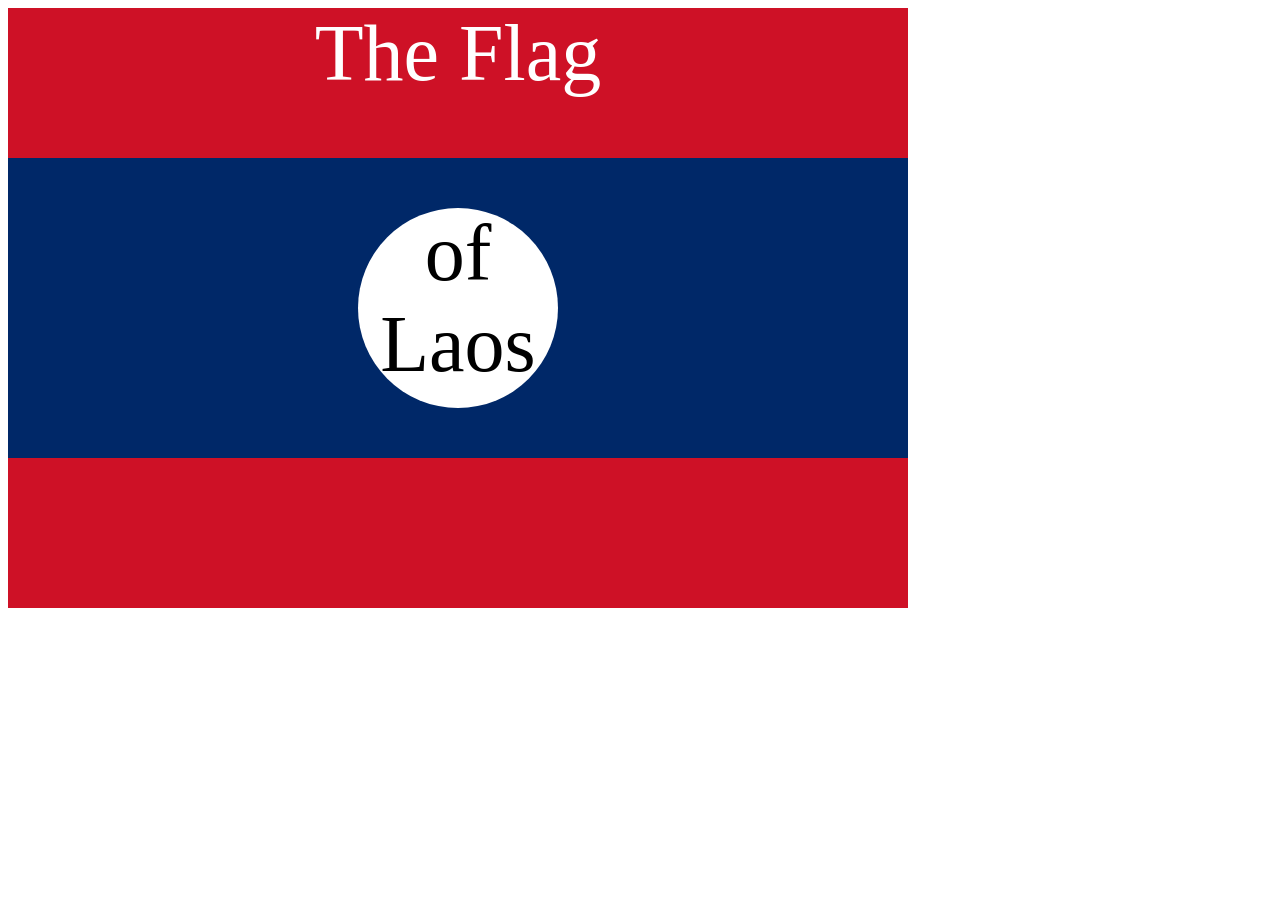
<file: 7.3 CSS Flag Project/solution.html>
<!DOCTYPE html>
<html lang="en">

<head>
  <meta charset="UTF-8">
  <title>CSS Flag Project</title>
  <style>
    .flag {
      width: 900px;
      height: 600px;
      position: relative;
      background-color: #CE1126;

    }

    .flag > div {
      background-color: #002868;
      height: 300px;
      width: 100%;
      position: absolute;
      top: 150px;
    }

    .flag > div > div {
      background-color: white;
      position: absolute;

      height: 200px;
      width: 200px;
      border-radius: 50%;
      top: 50px;
      left: 350px;
    }

    p {
      font-size: 5rem;
      color: white;
      text-align: center;
      padding: 0;
      margin: 0;
    }

    .flag>div div p {
      color: black;
    }
  </style>
</head>

<body>
  <div class="flag">
    <p>The Flag</p>
    <div>
      <div>
        <p>of Laos</p>
      </div>
    </div>
  </div>
</body>

</html>
</file>
<file: 11.3 TinDog Project/css/style.css>
.gradient-background {
  background: linear-gradient(300deg, #00bfff, #ff4c68, #ef8172);
  background-size: 180% 180%;
  animation: gradient-animation 18s ease infinite;
}

@keyframes gradient-animation {
  0% {
    background-position: 0% 50%;
  }
  50% {
    background-position: 100% 50%;
  }
  100% {
    background-position: 0% 50%;
  }
}

.icon-square {
  width: 3rem;
  height: 3rem;
  border-radius: 0.75rem;
}

.profile-img {
  height: 100px;
  border-radius: 50%;
}
</file>
<file: 11.3 TinDog Project/css/solution.css>
.gradient-background {
  background: linear-gradient(300deg, #00bfff, #ff4c68, #ef8172);
  background-size: 180% 180%;
  animation: gradient-animation 18s ease infinite;
}

@keyframes gradient-animation {
  0% {
    background-position: 0% 50%;
  }
  50% {
    background-position: 100% 50%;
  }
  100% {
    background-position: 0% 50%;
  }
}

.icon-square {
  width: 3rem;
  height: 3rem;
  border-radius: 0.75rem;
}

.profile-img {
  border-radius: 50%;
  height: 100px;
}
</file>
